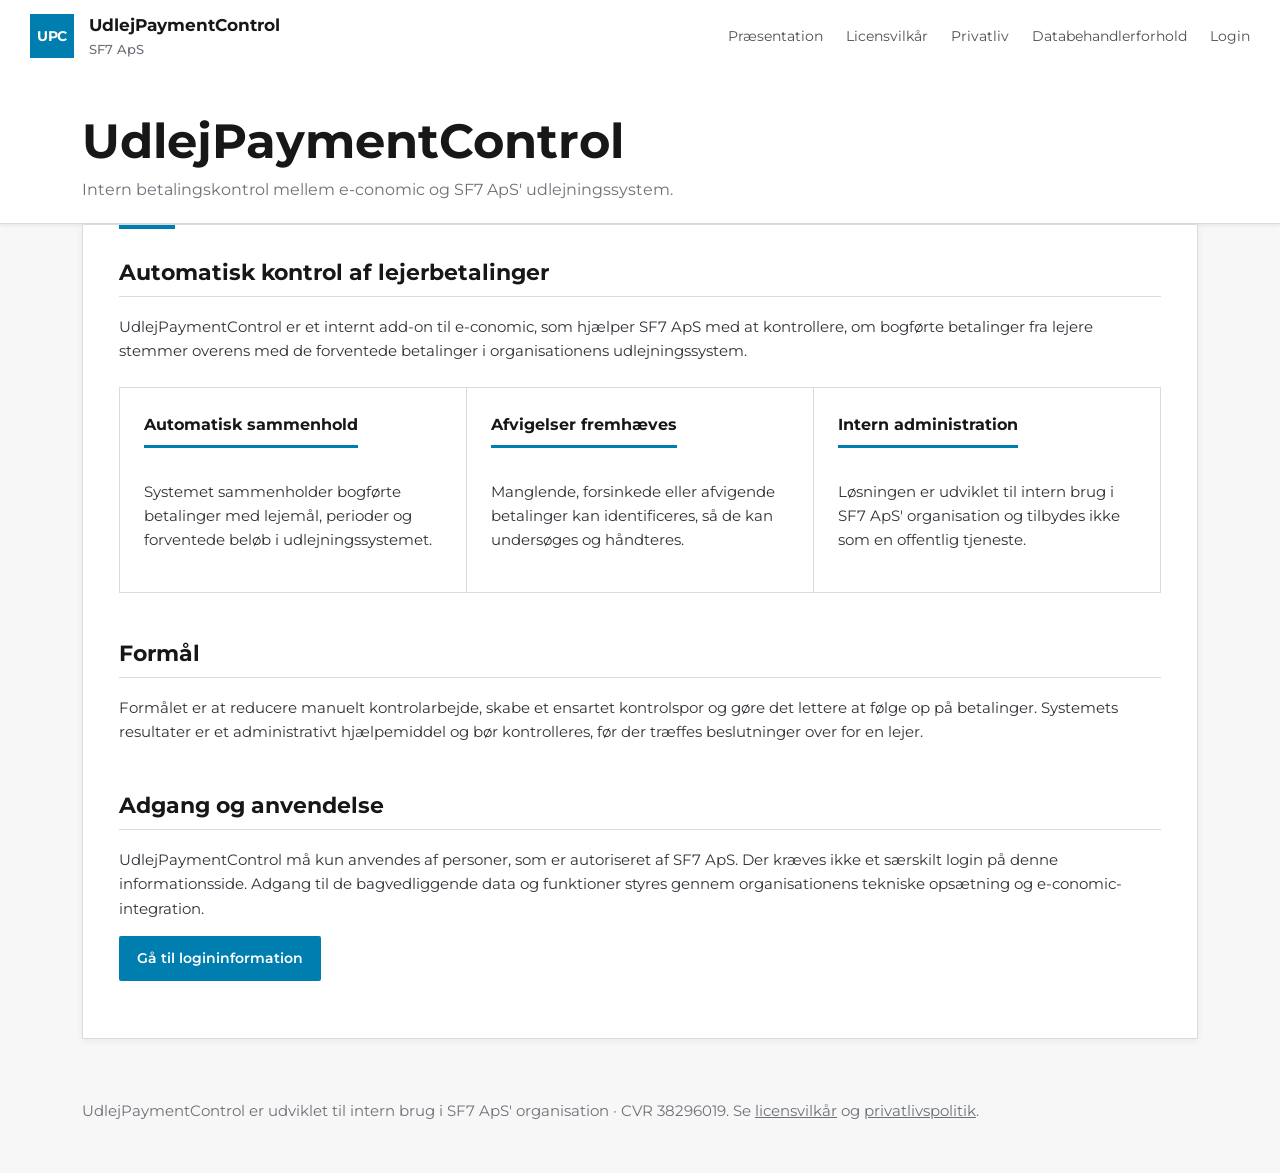
<file: index.html>
<!doctype html>
<html lang="da">
<head>
  <meta charset="utf-8">
  <meta name="viewport" content="width=device-width, initial-scale=1">
  <meta name="description" content="Præsentation af UdlejPaymentControl, et internt add-on til automatisk kontrol af lejerbetalinger.">
  <title>Præsentation – UdlejPaymentControl</title>
  <link rel="stylesheet" href="styles.css">
</head>
<body>
<header>

<div class="nav">
  <div class="brand-wrap">
    <div class="brand-mark" aria-hidden="true">UPC</div>
    <div>
      <a class="brand" href="index.html">UdlejPaymentControl</a>
      <span class="brand-sub">SF7 ApS</span>
    </div>
  </div>
  <nav class="nav-links" aria-label="Hovedmenu">
    <a href="index.html">Præsentation</a>
    <a href="slutbrugerlicens.html">Licensvilkår</a>
    <a href="privatlivspolitik.html">Privatliv</a>
    <a href="databehandlerforhold.html">Databehandlerforhold</a>
    <a href="login.html">Login</a>
  </nav>
</div>

  <div class="hero">
    <h1>UdlejPaymentControl</h1>
    <p>Intern betalingskontrol mellem e-conomic og SF7 ApS' udlejningssystem.</p>
  </div>
</header>
<main>
  <article class="card">

<h2>Automatisk kontrol af lejerbetalinger</h2>
<p>UdlejPaymentControl er et internt add-on til e-conomic, som hjælper SF7 ApS med at kontrollere, om bogførte betalinger fra lejere stemmer overens med de forventede betalinger i organisationens udlejningssystem.</p>

<div class="grid">
  <section class="feature">
    <h3>Automatisk sammenhold</h3>
    <p>Systemet sammenholder bogførte betalinger med lejemål, perioder og forventede beløb i udlejningssystemet.</p>
  </section>
  <section class="feature">
    <h3>Afvigelser fremhæves</h3>
    <p>Manglende, forsinkede eller afvigende betalinger kan identificeres, så de kan undersøges og håndteres.</p>
  </section>
  <section class="feature">
    <h3>Intern administration</h3>
    <p>Løsningen er udviklet til intern brug i SF7 ApS' organisation og tilbydes ikke som en offentlig tjeneste.</p>
  </section>
</div>

<h2>Formål</h2>
<p>Formålet er at reducere manuelt kontrolarbejde, skabe et ensartet kontrolspor og gøre det lettere at følge op på betalinger. Systemets resultater er et administrativt hjælpemiddel og bør kontrolleres, før der træffes beslutninger over for en lejer.</p>

<h2>Adgang og anvendelse</h2>
<p>UdlejPaymentControl må kun anvendes af personer, som er autoriseret af SF7 ApS. Der kræves ikke et særskilt login på denne informationsside. Adgang til de bagvedliggende data og funktioner styres gennem organisationens tekniske opsætning og e-conomic-integration.</p>

<p><a class="button" href="login.html">Gå til logininformation</a></p>

  </article>
</main>

<footer>
  <p>UdlejPaymentControl er udviklet til intern brug i SF7 ApS' organisation · CVR 38296019.
  Se <a href="slutbrugerlicens.html">licensvilkår</a> og
  <a href="privatlivspolitik.html">privatlivspolitik</a>.</p>
</footer>

</body>
</html>
</file>
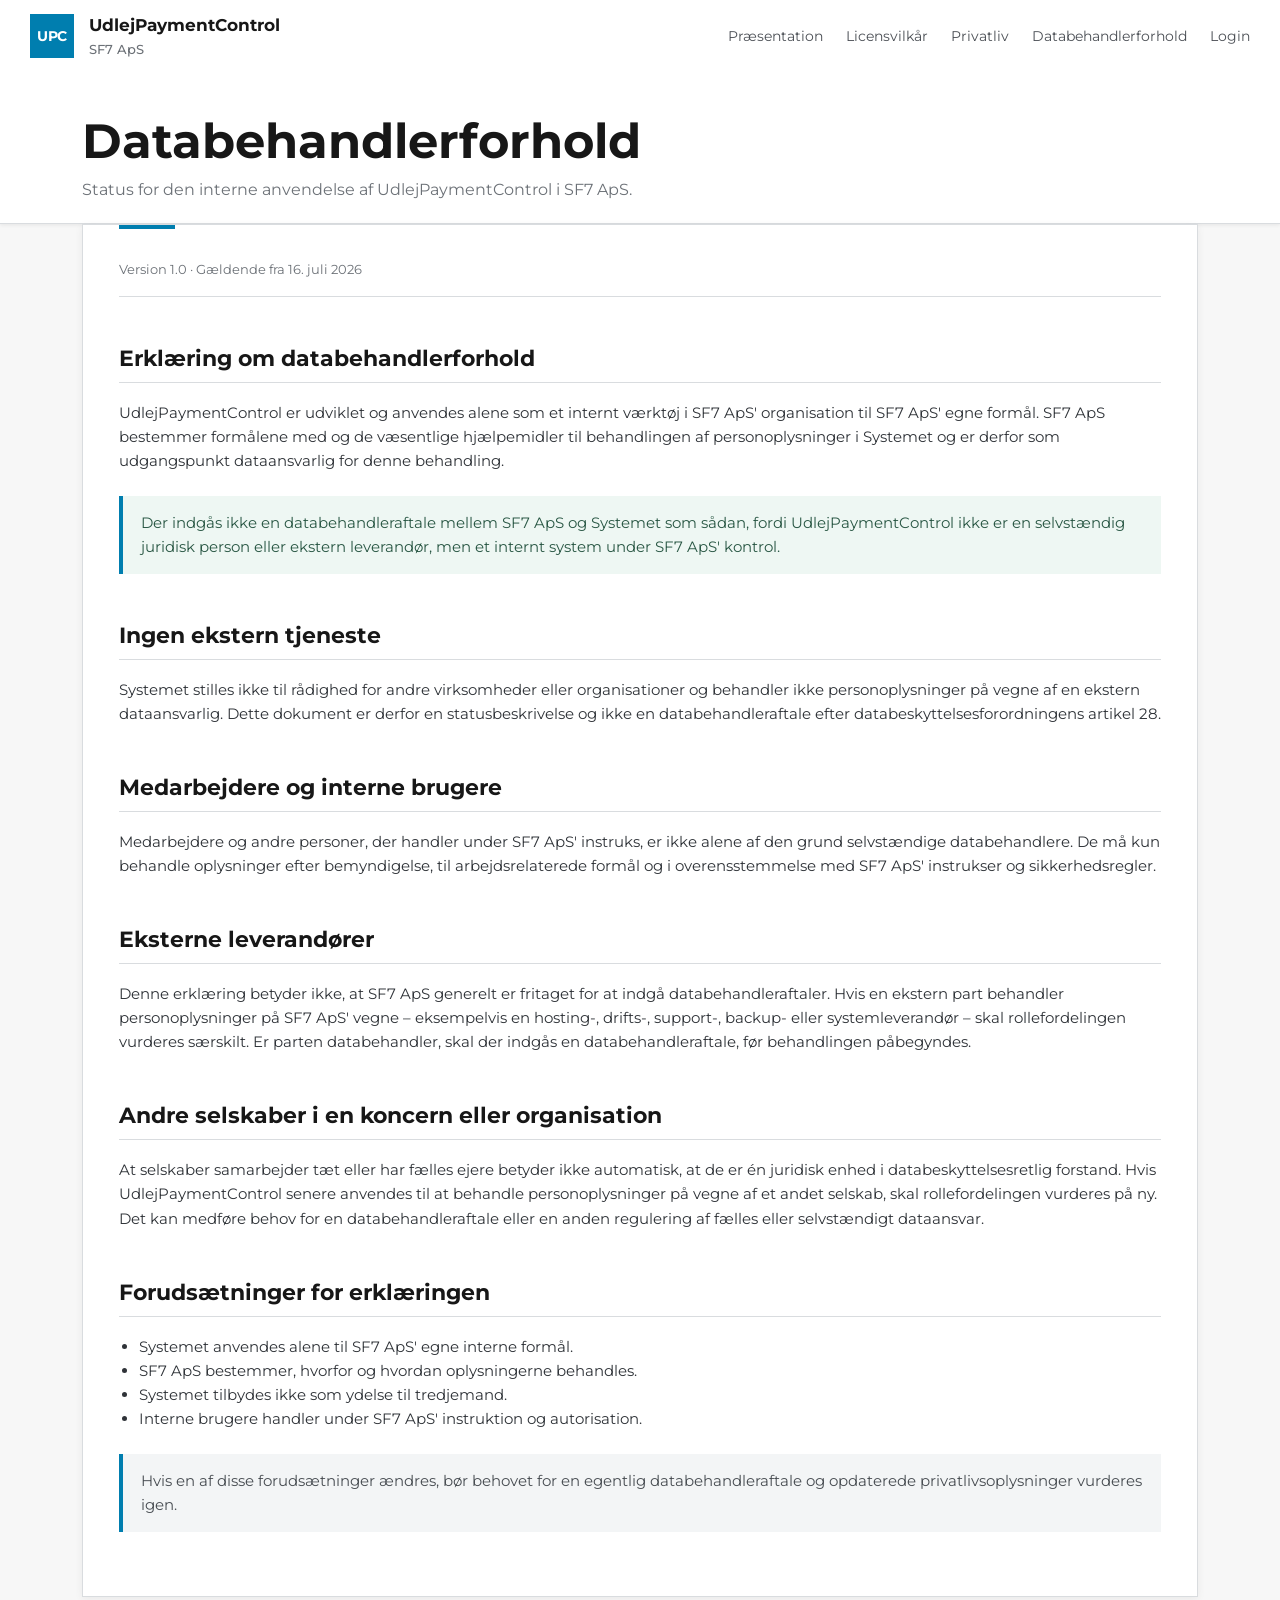
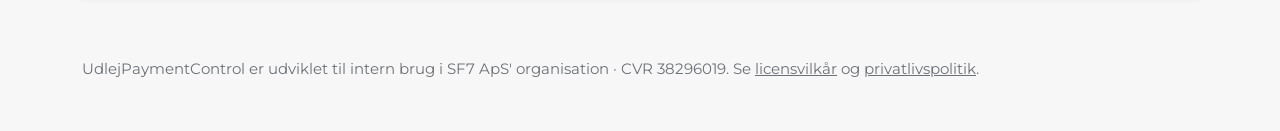
<file: databehandlerforhold.html>
<!doctype html>
<html lang="da">
<head>
  <meta charset="utf-8">
  <meta name="viewport" content="width=device-width, initial-scale=1">
  <meta name="description" content="Status for den interne anvendelse af UdlejPaymentControl i SF7 ApS.">
  <title>Databehandlerforhold – UdlejPaymentControl</title>
  <link rel="stylesheet" href="styles.css">
</head>
<body>
<header>

<div class="nav">
  <div class="brand-wrap">
    <div class="brand-mark" aria-hidden="true">UPC</div>
    <div>
      <a class="brand" href="index.html">UdlejPaymentControl</a>
      <span class="brand-sub">SF7 ApS</span>
    </div>
  </div>
  <nav class="nav-links" aria-label="Hovedmenu">
    <a href="index.html">Præsentation</a>
    <a href="slutbrugerlicens.html">Licensvilkår</a>
    <a href="privatlivspolitik.html">Privatliv</a>
    <a href="databehandlerforhold.html">Databehandlerforhold</a>
    <a href="login.html">Login</a>
  </nav>
</div>

  <div class="hero">
    <h1>Databehandlerforhold</h1>
    <p>Status for den interne anvendelse af UdlejPaymentControl i SF7 ApS.</p>
  </div>
</header>
<main>
  <article class="card">

<div class="meta">Version 1.0 · Gældende fra 16. juli 2026</div>

<h2>Erklæring om databehandlerforhold</h2>
<p>UdlejPaymentControl er udviklet og anvendes alene som et internt værktøj i SF7 ApS' organisation til SF7 ApS' egne formål. SF7 ApS bestemmer formålene med og de væsentlige hjælpemidler til behandlingen af personoplysninger i Systemet og er derfor som udgangspunkt dataansvarlig for denne behandling.</p>

<div class="success"><p>Der indgås ikke en databehandleraftale mellem SF7 ApS og Systemet som sådan, fordi UdlejPaymentControl ikke er en selvstændig juridisk person eller ekstern leverandør, men et internt system under SF7 ApS' kontrol.</p></div>

<h2>Ingen ekstern tjeneste</h2>
<p>Systemet stilles ikke til rådighed for andre virksomheder eller organisationer og behandler ikke personoplysninger på vegne af en ekstern dataansvarlig. Dette dokument er derfor en statusbeskrivelse og ikke en databehandleraftale efter databeskyttelsesforordningens artikel 28.</p>

<h2>Medarbejdere og interne brugere</h2>
<p>Medarbejdere og andre personer, der handler under SF7 ApS' instruks, er ikke alene af den grund selvstændige databehandlere. De må kun behandle oplysninger efter bemyndigelse, til arbejdsrelaterede formål og i overensstemmelse med SF7 ApS' instrukser og sikkerhedsregler.</p>

<h2>Eksterne leverandører</h2>
<p>Denne erklæring betyder ikke, at SF7 ApS generelt er fritaget for at indgå databehandleraftaler. Hvis en ekstern part behandler personoplysninger på SF7 ApS' vegne – eksempelvis en hosting-, drifts-, support-, backup- eller systemleverandør – skal rollefordelingen vurderes særskilt. Er parten databehandler, skal der indgås en databehandleraftale, før behandlingen påbegyndes.</p>

<h2>Andre selskaber i en koncern eller organisation</h2>
<p>At selskaber samarbejder tæt eller har fælles ejere betyder ikke automatisk, at de er én juridisk enhed i databeskyttelsesretlig forstand. Hvis UdlejPaymentControl senere anvendes til at behandle personoplysninger på vegne af et andet selskab, skal rollefordelingen vurderes på ny. Det kan medføre behov for en databehandleraftale eller en anden regulering af fælles eller selvstændigt dataansvar.</p>

<h2>Forudsætninger for erklæringen</h2>
<ul>
  <li>Systemet anvendes alene til SF7 ApS' egne interne formål.</li>
  <li>SF7 ApS bestemmer, hvorfor og hvordan oplysningerne behandles.</li>
  <li>Systemet tilbydes ikke som ydelse til tredjemand.</li>
  <li>Interne brugere handler under SF7 ApS' instruktion og autorisation.</li>
</ul>

<div class="notice"><p>Hvis en af disse forudsætninger ændres, bør behovet for en egentlig databehandleraftale og opdaterede privatlivsoplysninger vurderes igen.</p></div>

  </article>
</main>

<footer>
  <p>UdlejPaymentControl er udviklet til intern brug i SF7 ApS' organisation · CVR 38296019.
  Se <a href="slutbrugerlicens.html">licensvilkår</a> og
  <a href="privatlivspolitik.html">privatlivspolitik</a>.</p>
</footer>

</body>
</html>
</file>
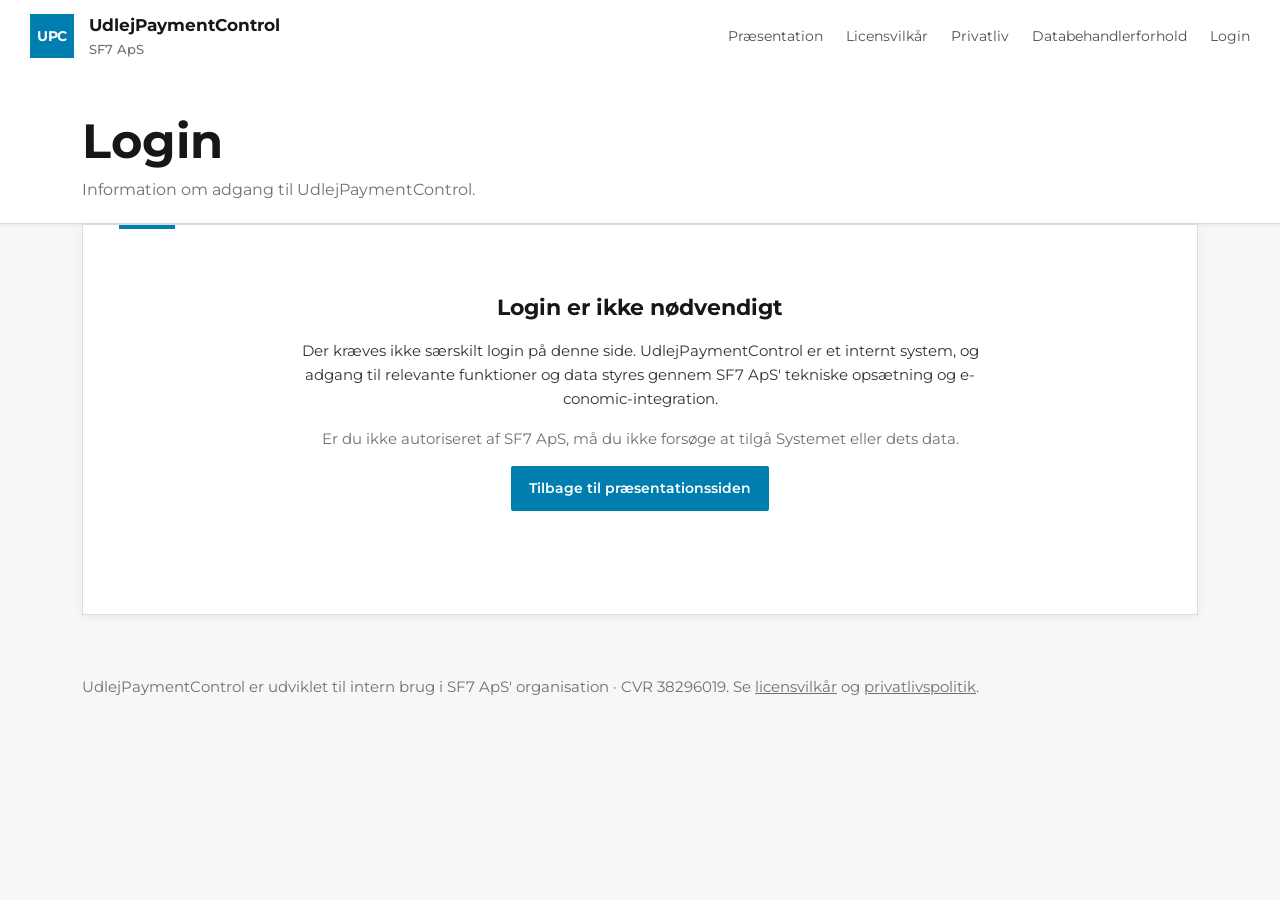
<file: login.html>
<!doctype html>
<html lang="da">
<head>
  <meta charset="utf-8">
  <meta name="viewport" content="width=device-width, initial-scale=1">
  <meta name="description" content="Information om adgang til UdlejPaymentControl.">
  <title>Login – UdlejPaymentControl</title>
  <link rel="stylesheet" href="styles.css">
</head>
<body>
<header>

<div class="nav">
  <div class="brand-wrap">
    <div class="brand-mark" aria-hidden="true">UPC</div>
    <div>
      <a class="brand" href="index.html">UdlejPaymentControl</a>
      <span class="brand-sub">SF7 ApS</span>
    </div>
  </div>
  <nav class="nav-links" aria-label="Hovedmenu">
    <a href="index.html">Præsentation</a>
    <a href="slutbrugerlicens.html">Licensvilkår</a>
    <a href="privatlivspolitik.html">Privatliv</a>
    <a href="databehandlerforhold.html">Databehandlerforhold</a>
    <a href="login.html">Login</a>
  </nav>
</div>

  <div class="hero">
    <h1>Login</h1>
    <p>Information om adgang til UdlejPaymentControl.</p>
  </div>
</header>
<main>
  <article class="card">

<div class="center-card">
  <h2>Login er ikke nødvendigt</h2>
  <p>Der kræves ikke særskilt login på denne side. UdlejPaymentControl er et internt system, og adgang til relevante funktioner og data styres gennem SF7 ApS' tekniske opsætning og e-conomic-integration.</p>
  <p class="muted">Er du ikke autoriseret af SF7 ApS, må du ikke forsøge at tilgå Systemet eller dets data.</p>
  <p><a class="button" href="index.html">Tilbage til præsentationssiden</a></p>
</div>

  </article>
</main>

<footer>
  <p>UdlejPaymentControl er udviklet til intern brug i SF7 ApS' organisation · CVR 38296019.
  Se <a href="slutbrugerlicens.html">licensvilkår</a> og
  <a href="privatlivspolitik.html">privatlivspolitik</a>.</p>
</footer>

</body>
</html>
</file>
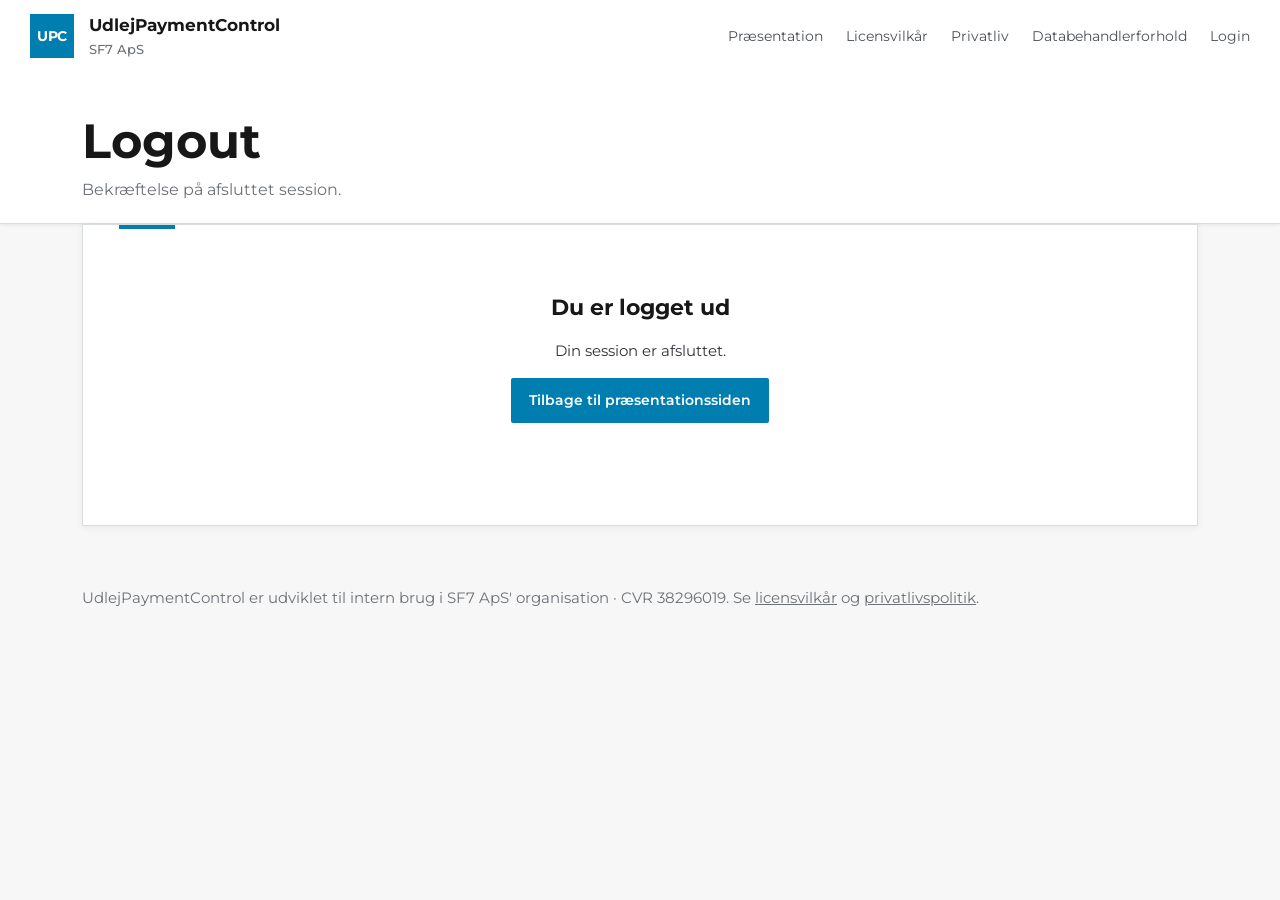
<file: logout.html>
<!doctype html>
<html lang="da">
<head>
  <meta charset="utf-8">
  <meta name="viewport" content="width=device-width, initial-scale=1">
  <meta name="description" content="Bekræftelse på afsluttet session.">
  <title>Logout – UdlejPaymentControl</title>
  <link rel="stylesheet" href="styles.css">
</head>
<body>
<header>

<div class="nav">
  <div class="brand-wrap">
    <div class="brand-mark" aria-hidden="true">UPC</div>
    <div>
      <a class="brand" href="index.html">UdlejPaymentControl</a>
      <span class="brand-sub">SF7 ApS</span>
    </div>
  </div>
  <nav class="nav-links" aria-label="Hovedmenu">
    <a href="index.html">Præsentation</a>
    <a href="slutbrugerlicens.html">Licensvilkår</a>
    <a href="privatlivspolitik.html">Privatliv</a>
    <a href="databehandlerforhold.html">Databehandlerforhold</a>
    <a href="login.html">Login</a>
  </nav>
</div>

  <div class="hero">
    <h1>Logout</h1>
    <p>Bekræftelse på afsluttet session.</p>
  </div>
</header>
<main>
  <article class="card">

<div class="center-card">
  <h2>Du er logget ud</h2>
  <p>Din session er afsluttet.</p>
  <p><a class="button" href="index.html">Tilbage til præsentationssiden</a></p>
</div>

  </article>
</main>

<footer>
  <p>UdlejPaymentControl er udviklet til intern brug i SF7 ApS' organisation · CVR 38296019.
  Se <a href="slutbrugerlicens.html">licensvilkår</a> og
  <a href="privatlivspolitik.html">privatlivspolitik</a>.</p>
</footer>

</body>
</html>
</file>
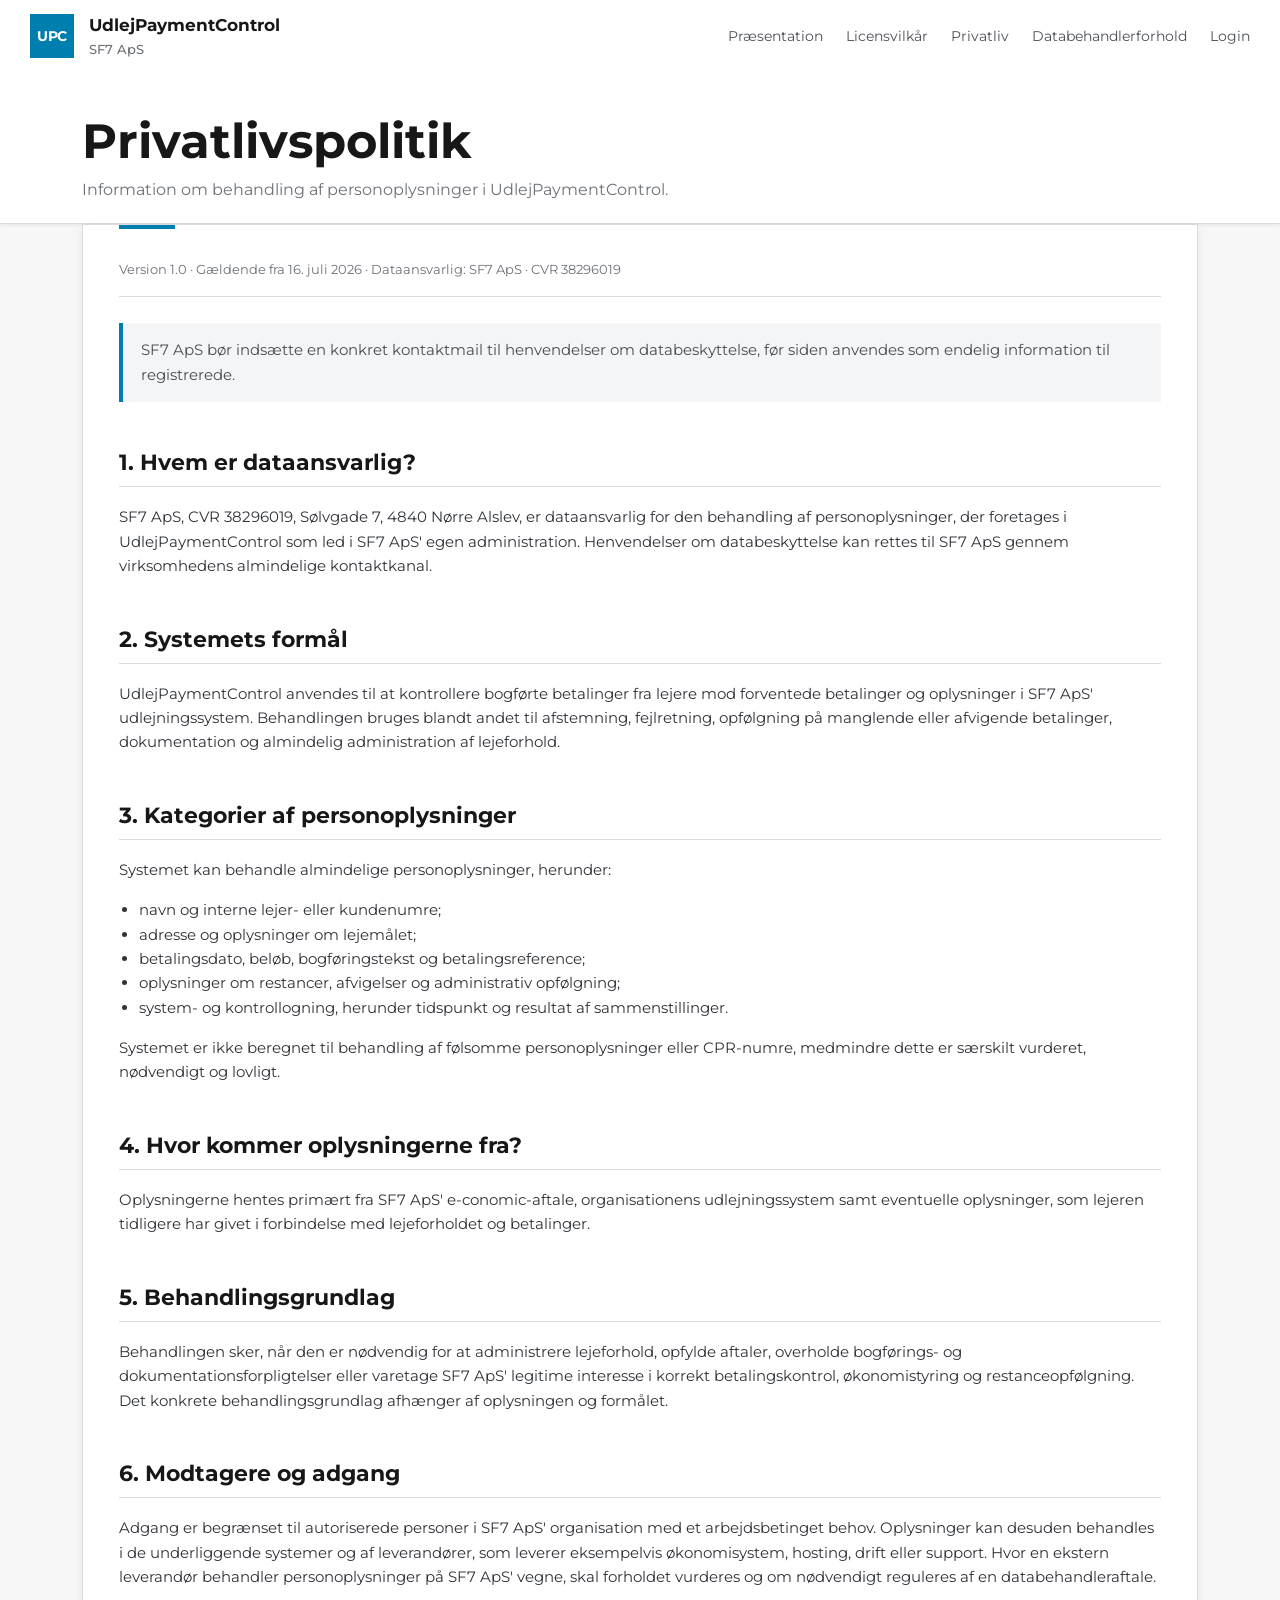
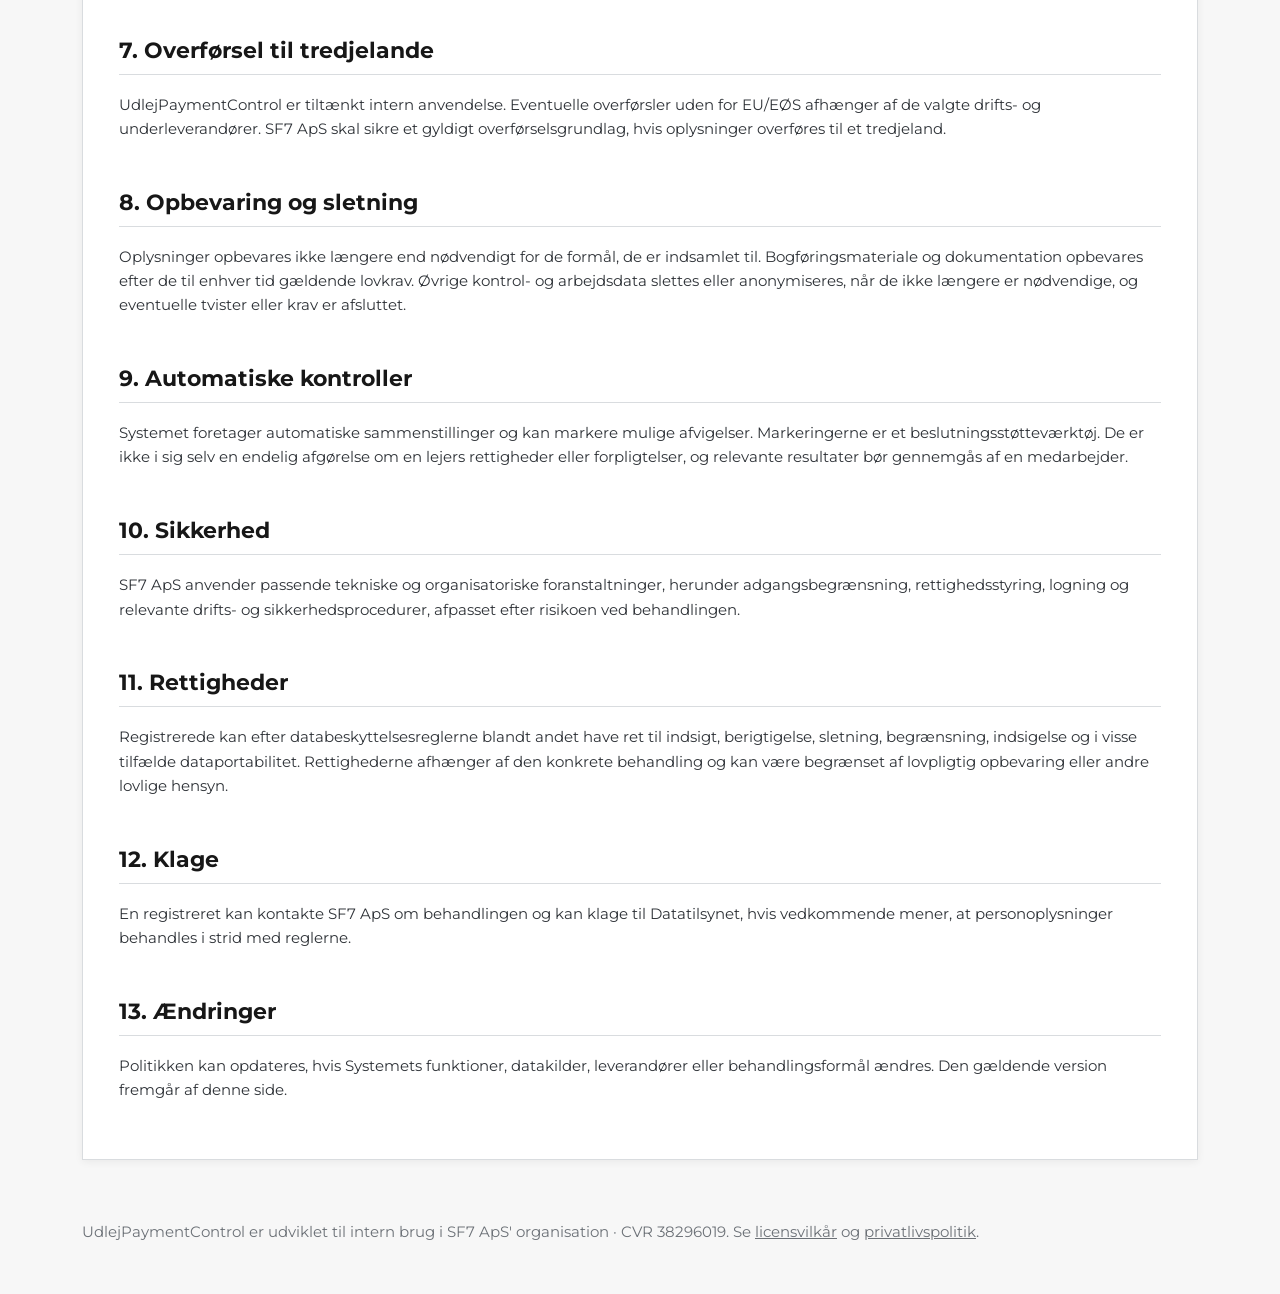
<file: privatlivspolitik.html>
<!doctype html>
<html lang="da">
<head>
  <meta charset="utf-8">
  <meta name="viewport" content="width=device-width, initial-scale=1">
  <meta name="description" content="Information om behandling af personoplysninger i UdlejPaymentControl.">
  <title>Privatlivspolitik – UdlejPaymentControl</title>
  <link rel="stylesheet" href="styles.css">
</head>
<body>
<header>

<div class="nav">
  <div class="brand-wrap">
    <div class="brand-mark" aria-hidden="true">UPC</div>
    <div>
      <a class="brand" href="index.html">UdlejPaymentControl</a>
      <span class="brand-sub">SF7 ApS</span>
    </div>
  </div>
  <nav class="nav-links" aria-label="Hovedmenu">
    <a href="index.html">Præsentation</a>
    <a href="slutbrugerlicens.html">Licensvilkår</a>
    <a href="privatlivspolitik.html">Privatliv</a>
    <a href="databehandlerforhold.html">Databehandlerforhold</a>
    <a href="login.html">Login</a>
  </nav>
</div>

  <div class="hero">
    <h1>Privatlivspolitik</h1>
    <p>Information om behandling af personoplysninger i UdlejPaymentControl.</p>
  </div>
</header>
<main>
  <article class="card">

<div class="meta">Version 1.0 · Gældende fra 16. juli 2026 · Dataansvarlig: SF7 ApS · CVR 38296019</div>

<div class="notice"><p>SF7 ApS bør indsætte en konkret kontaktmail til henvendelser om databeskyttelse, før siden anvendes som endelig information til registrerede.</p></div>

<h2>1. Hvem er dataansvarlig?</h2>
<p>SF7 ApS, CVR 38296019, Sølvgade 7, 4840 Nørre Alslev, er dataansvarlig for den behandling af personoplysninger, der foretages i UdlejPaymentControl som led i SF7 ApS' egen administration. Henvendelser om databeskyttelse kan rettes til SF7 ApS gennem virksomhedens almindelige kontaktkanal.</p>

<h2>2. Systemets formål</h2>
<p>UdlejPaymentControl anvendes til at kontrollere bogførte betalinger fra lejere mod forventede betalinger og oplysninger i SF7 ApS' udlejningssystem. Behandlingen bruges blandt andet til afstemning, fejlretning, opfølgning på manglende eller afvigende betalinger, dokumentation og almindelig administration af lejeforhold.</p>

<h2>3. Kategorier af personoplysninger</h2>
<p>Systemet kan behandle almindelige personoplysninger, herunder:</p>
<ul>
  <li>navn og interne lejer- eller kundenumre;</li>
  <li>adresse og oplysninger om lejemålet;</li>
  <li>betalingsdato, beløb, bogføringstekst og betalingsreference;</li>
  <li>oplysninger om restancer, afvigelser og administrativ opfølgning;</li>
  <li>system- og kontrollogning, herunder tidspunkt og resultat af sammenstillinger.</li>
</ul>
<p>Systemet er ikke beregnet til behandling af følsomme personoplysninger eller CPR-numre, medmindre dette er særskilt vurderet, nødvendigt og lovligt.</p>

<h2>4. Hvor kommer oplysningerne fra?</h2>
<p>Oplysningerne hentes primært fra SF7 ApS' e-conomic-aftale, organisationens udlejningssystem samt eventuelle oplysninger, som lejeren tidligere har givet i forbindelse med lejeforholdet og betalinger.</p>

<h2>5. Behandlingsgrundlag</h2>
<p>Behandlingen sker, når den er nødvendig for at administrere lejeforhold, opfylde aftaler, overholde bogførings- og dokumentationsforpligtelser eller varetage SF7 ApS' legitime interesse i korrekt betalingskontrol, økonomistyring og restanceopfølgning. Det konkrete behandlingsgrundlag afhænger af oplysningen og formålet.</p>

<h2>6. Modtagere og adgang</h2>
<p>Adgang er begrænset til autoriserede personer i SF7 ApS' organisation med et arbejdsbetinget behov. Oplysninger kan desuden behandles i de underliggende systemer og af leverandører, som leverer eksempelvis økonomisystem, hosting, drift eller support. Hvor en ekstern leverandør behandler personoplysninger på SF7 ApS' vegne, skal forholdet vurderes og om nødvendigt reguleres af en databehandleraftale.</p>

<h2>7. Overførsel til tredjelande</h2>
<p>UdlejPaymentControl er tiltænkt intern anvendelse. Eventuelle overførsler uden for EU/EØS afhænger af de valgte drifts- og underleverandører. SF7 ApS skal sikre et gyldigt overførselsgrundlag, hvis oplysninger overføres til et tredjeland.</p>

<h2>8. Opbevaring og sletning</h2>
<p>Oplysninger opbevares ikke længere end nødvendigt for de formål, de er indsamlet til. Bogføringsmateriale og dokumentation opbevares efter de til enhver tid gældende lovkrav. Øvrige kontrol- og arbejdsdata slettes eller anonymiseres, når de ikke længere er nødvendige, og eventuelle tvister eller krav er afsluttet.</p>

<h2>9. Automatiske kontroller</h2>
<p>Systemet foretager automatiske sammenstillinger og kan markere mulige afvigelser. Markeringerne er et beslutningsstøtteværktøj. De er ikke i sig selv en endelig afgørelse om en lejers rettigheder eller forpligtelser, og relevante resultater bør gennemgås af en medarbejder.</p>

<h2>10. Sikkerhed</h2>
<p>SF7 ApS anvender passende tekniske og organisatoriske foranstaltninger, herunder adgangsbegrænsning, rettighedsstyring, logning og relevante drifts- og sikkerhedsprocedurer, afpasset efter risikoen ved behandlingen.</p>

<h2>11. Rettigheder</h2>
<p>Registrerede kan efter databeskyttelsesreglerne blandt andet have ret til indsigt, berigtigelse, sletning, begrænsning, indsigelse og i visse tilfælde dataportabilitet. Rettighederne afhænger af den konkrete behandling og kan være begrænset af lovpligtig opbevaring eller andre lovlige hensyn.</p>

<h2>12. Klage</h2>
<p>En registreret kan kontakte SF7 ApS om behandlingen og kan klage til Datatilsynet, hvis vedkommende mener, at personoplysninger behandles i strid med reglerne.</p>

<h2>13. Ændringer</h2>
<p>Politikken kan opdateres, hvis Systemets funktioner, datakilder, leverandører eller behandlingsformål ændres. Den gældende version fremgår af denne side.</p>

  </article>
</main>

<footer>
  <p>UdlejPaymentControl er udviklet til intern brug i SF7 ApS' organisation · CVR 38296019.
  Se <a href="slutbrugerlicens.html">licensvilkår</a> og
  <a href="privatlivspolitik.html">privatlivspolitik</a>.</p>
</footer>

</body>
</html>
</file>
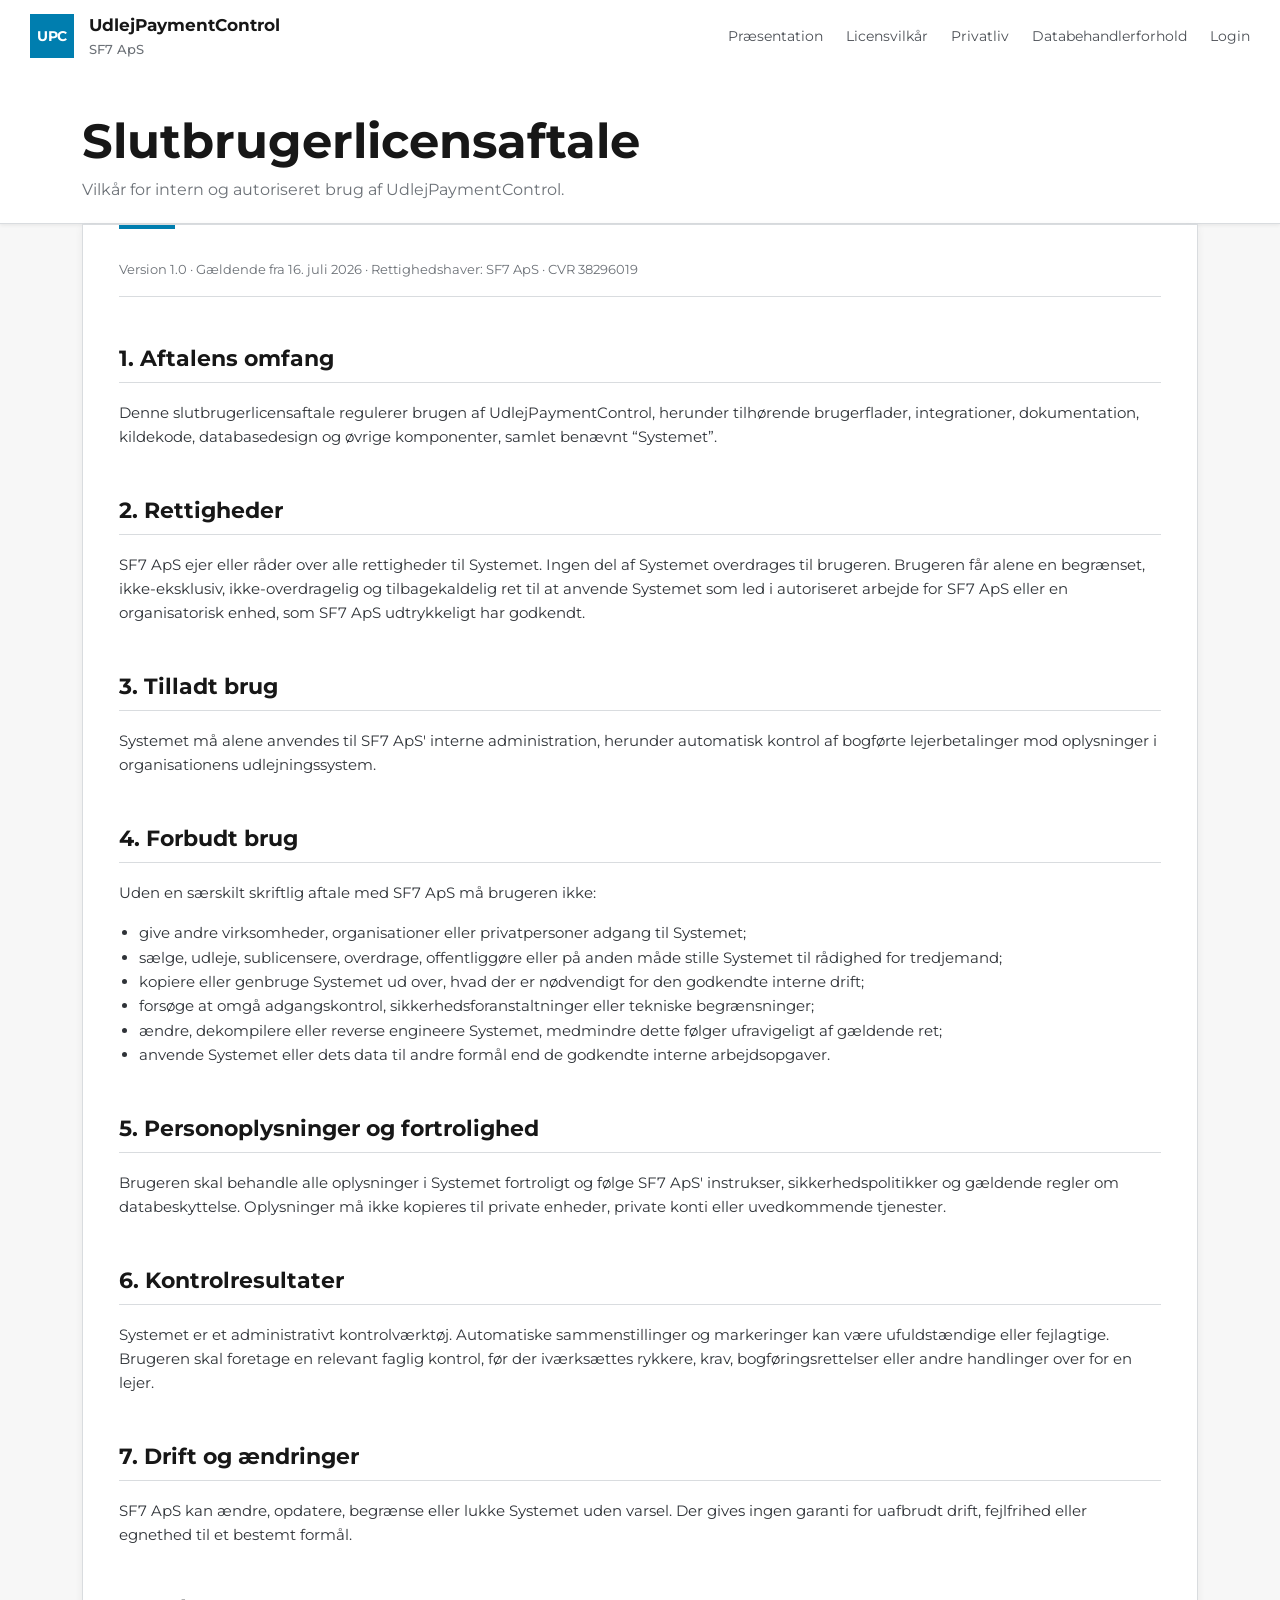
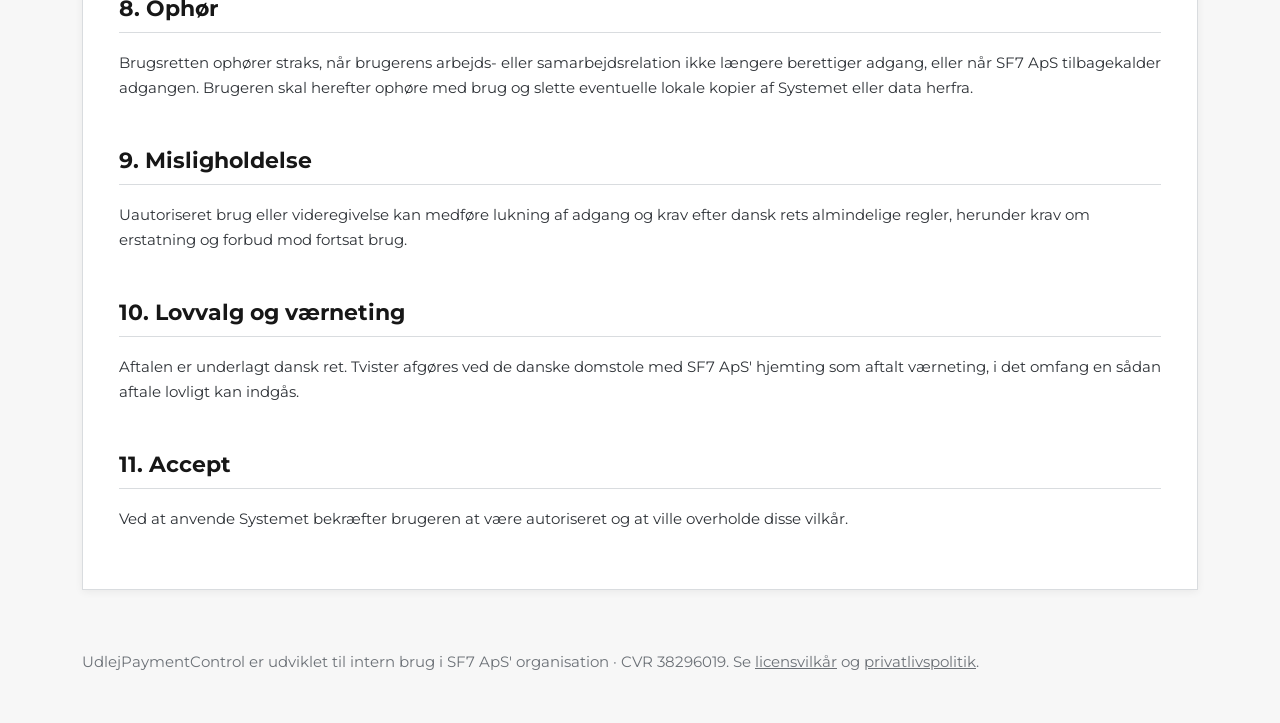
<file: slutbrugerlicens.html>
<!doctype html>
<html lang="da">
<head>
  <meta charset="utf-8">
  <meta name="viewport" content="width=device-width, initial-scale=1">
  <meta name="description" content="Vilkår for intern og autoriseret brug af UdlejPaymentControl.">
  <title>Slutbrugerlicensaftale – UdlejPaymentControl</title>
  <link rel="stylesheet" href="styles.css">
</head>
<body>
<header>

<div class="nav">
  <div class="brand-wrap">
    <div class="brand-mark" aria-hidden="true">UPC</div>
    <div>
      <a class="brand" href="index.html">UdlejPaymentControl</a>
      <span class="brand-sub">SF7 ApS</span>
    </div>
  </div>
  <nav class="nav-links" aria-label="Hovedmenu">
    <a href="index.html">Præsentation</a>
    <a href="slutbrugerlicens.html">Licensvilkår</a>
    <a href="privatlivspolitik.html">Privatliv</a>
    <a href="databehandlerforhold.html">Databehandlerforhold</a>
    <a href="login.html">Login</a>
  </nav>
</div>

  <div class="hero">
    <h1>Slutbrugerlicensaftale</h1>
    <p>Vilkår for intern og autoriseret brug af UdlejPaymentControl.</p>
  </div>
</header>
<main>
  <article class="card">

<div class="meta">Version 1.0 · Gældende fra 16. juli 2026 · Rettighedshaver: SF7 ApS · CVR 38296019</div>

<h2>1. Aftalens omfang</h2>
<p>Denne slutbrugerlicensaftale regulerer brugen af UdlejPaymentControl, herunder tilhørende brugerflader, integrationer, dokumentation, kildekode, databasedesign og øvrige komponenter, samlet benævnt “Systemet”.</p>

<h2>2. Rettigheder</h2>
<p>SF7 ApS ejer eller råder over alle rettigheder til Systemet. Ingen del af Systemet overdrages til brugeren. Brugeren får alene en begrænset, ikke-eksklusiv, ikke-overdragelig og tilbagekaldelig ret til at anvende Systemet som led i autoriseret arbejde for SF7 ApS eller en organisatorisk enhed, som SF7 ApS udtrykkeligt har godkendt.</p>

<h2>3. Tilladt brug</h2>
<p>Systemet må alene anvendes til SF7 ApS' interne administration, herunder automatisk kontrol af bogførte lejerbetalinger mod oplysninger i organisationens udlejningssystem.</p>

<h2>4. Forbudt brug</h2>
<p>Uden en særskilt skriftlig aftale med SF7 ApS må brugeren ikke:</p>
<ul>
  <li>give andre virksomheder, organisationer eller privatpersoner adgang til Systemet;</li>
  <li>sælge, udleje, sublicensere, overdrage, offentliggøre eller på anden måde stille Systemet til rådighed for tredjemand;</li>
  <li>kopiere eller genbruge Systemet ud over, hvad der er nødvendigt for den godkendte interne drift;</li>
  <li>forsøge at omgå adgangskontrol, sikkerhedsforanstaltninger eller tekniske begrænsninger;</li>
  <li>ændre, dekompilere eller reverse engineere Systemet, medmindre dette følger ufravigeligt af gældende ret;</li>
  <li>anvende Systemet eller dets data til andre formål end de godkendte interne arbejdsopgaver.</li>
</ul>

<h2>5. Personoplysninger og fortrolighed</h2>
<p>Brugeren skal behandle alle oplysninger i Systemet fortroligt og følge SF7 ApS' instrukser, sikkerhedspolitikker og gældende regler om databeskyttelse. Oplysninger må ikke kopieres til private enheder, private konti eller uvedkommende tjenester.</p>

<h2>6. Kontrolresultater</h2>
<p>Systemet er et administrativt kontrolværktøj. Automatiske sammenstillinger og markeringer kan være ufuldstændige eller fejlagtige. Brugeren skal foretage en relevant faglig kontrol, før der iværksættes rykkere, krav, bogføringsrettelser eller andre handlinger over for en lejer.</p>

<h2>7. Drift og ændringer</h2>
<p>SF7 ApS kan ændre, opdatere, begrænse eller lukke Systemet uden varsel. Der gives ingen garanti for uafbrudt drift, fejlfrihed eller egnethed til et bestemt formål.</p>

<h2>8. Ophør</h2>
<p>Brugsretten ophører straks, når brugerens arbejds- eller samarbejdsrelation ikke længere berettiger adgang, eller når SF7 ApS tilbagekalder adgangen. Brugeren skal herefter ophøre med brug og slette eventuelle lokale kopier af Systemet eller data herfra.</p>

<h2>9. Misligholdelse</h2>
<p>Uautoriseret brug eller videregivelse kan medføre lukning af adgang og krav efter dansk rets almindelige regler, herunder krav om erstatning og forbud mod fortsat brug.</p>

<h2>10. Lovvalg og værneting</h2>
<p>Aftalen er underlagt dansk ret. Tvister afgøres ved de danske domstole med SF7 ApS' hjemting som aftalt værneting, i det omfang en sådan aftale lovligt kan indgås.</p>

<h2>11. Accept</h2>
<p>Ved at anvende Systemet bekræfter brugeren at være autoriseret og at ville overholde disse vilkår.</p>

  </article>
</main>

<footer>
  <p>UdlejPaymentControl er udviklet til intern brug i SF7 ApS' organisation · CVR 38296019.
  Se <a href="slutbrugerlicens.html">licensvilkår</a> og
  <a href="privatlivspolitik.html">privatlivspolitik</a>.</p>
</footer>

</body>
</html>
</file>
<file: styles.css>
@import url('https://fonts.googleapis.com/css2?family=Montserrat:wght@400;500;600;700&display=swap');

/*
  Montserrat indlæses fra Google Fonts og er ikke inkluderet som lokal fontfil
  i denne pakke. Det undgår videredistribution af fontfiler.
*/

:root {
  --blue: #007eaf;
  --blue-dark: #00658f;
  --blue-soft: #edf7fb;
  --ink: #171717;
  --text: #2f3338;
  --muted: #6c7177;
  --line: #d9dcdf;
  --line-soft: #eceeef;
  --canvas: #f7f7f7;
  --surface: #ffffff;
  --notice: #f3f5f6;
  --success: #eef7f3;
}

* { box-sizing: border-box; }

html { scroll-behavior: smooth; }

body {
  margin: 0;
  background: var(--canvas);
  color: var(--text);
  font-family: "Montserrat", Arial, sans-serif;
  line-height: 1.6;
}

a { color: var(--blue); }

header {
  background: var(--surface);
  border-bottom: 1px solid var(--line);
  box-shadow: 0 1px 4px rgba(0,0,0,.08);
}

.nav {
  min-height: 72px;
  padding: 0 30px;
  display: flex;
  align-items: center;
  justify-content: space-between;
  gap: 24px;
}

.brand-wrap {
  display: flex;
  align-items: center;
  gap: 15px;
}

.brand-mark {
  width: 44px;
  height: 44px;
  background: var(--blue);
  color: white;
  display: grid;
  place-items: center;
  font-weight: 700;
  font-size: 14px;
  letter-spacing: -.4px;
}

.brand {
  color: var(--ink);
  text-decoration: none;
  font-weight: 700;
  font-size: 1.05rem;
}

.brand-sub {
  display: block;
  color: var(--muted);
  font-size: .8rem;
  font-weight: 500;
  margin-top: 1px;
}

.nav-links {
  display: flex;
  align-items: center;
  flex-wrap: wrap;
  gap: 23px;
  font-size: .88rem;
}

.nav-links a {
  color: #4c5056;
  text-decoration: none;
  padding: 24px 0 20px;
  border-bottom: 3px solid transparent;
}

.nav-links a:hover,
.nav-links a:focus {
  color: var(--ink);
  border-bottom-color: var(--blue);
}

.hero {
  max-width: 1180px;
  margin: 0 auto;
  padding: 42px 32px 20px;
}

.hero h1 {
  margin: 0 0 8px;
  color: var(--ink);
  font-size: clamp(2rem, 4vw, 3rem);
  line-height: 1.15;
  font-weight: 700;
}

.hero p {
  margin: 0;
  color: var(--muted);
  max-width: 850px;
  font-size: 1rem;
}

main {
  max-width: 1180px;
  margin: 0 auto 60px;
  padding: 0 32px;
}

.card {
  background: var(--surface);
  border: 1px solid var(--line);
  box-shadow: 0 2px 8px rgba(0,0,0,.06);
  padding: 34px 36px 42px;
}

.card::before {
  content: "";
  display: block;
  width: 56px;
  height: 4px;
  background: var(--blue);
  margin: -34px 0 30px;
}

h2, h3 {
  color: var(--ink);
  line-height: 1.25;
}

h2 {
  font-size: 1.35rem;
  margin-top: 2.2em;
  border-bottom: 1px solid var(--line);
  padding-bottom: 10px;
}

h2:first-child { margin-top: 0; }

h3 {
  font-size: 1rem;
  margin-top: 0;
}

p, li { font-size: .95rem; }

.meta {
  color: var(--muted);
  font-size: .84rem;
  border-bottom: 1px solid var(--line);
  padding-bottom: 16px;
  margin-bottom: 26px;
}

.grid {
  display: grid;
  grid-template-columns: repeat(3, 1fr);
  gap: 1px;
  background: var(--line);
  border: 1px solid var(--line);
  margin: 24px 0 34px;
}

.feature {
  background: var(--surface);
  padding: 24px;
  min-height: 150px;
}

.feature h3 {
  padding-bottom: 10px;
  border-bottom: 3px solid var(--blue);
  display: inline-block;
}

.notice, .success {
  border-left: 4px solid var(--blue);
  padding: 15px 18px;
  margin: 22px 0;
}

.notice {
  background: var(--notice);
  color: #484d52;
}

.success {
  background: var(--success);
  color: #295744;
}

.notice p, .success p { margin: 0; color: inherit; }

.button {
  display: inline-block;
  background: var(--blue);
  color: white;
  text-decoration: none;
  padding: 11px 18px;
  font-weight: 600;
  font-size: .9rem;
  border-radius: 2px;
}

.button:hover { background: var(--blue-dark); }

.center-card {
  max-width: 700px;
  margin: 10px auto;
  text-align: center;
  padding: 35px 0;
}

.center-card h2 {
  border: 0;
  padding: 0;
}

.muted { color: var(--muted); }

table {
  width: 100%;
  border-collapse: collapse;
  margin: 20px 0;
}

th, td {
  padding: 12px 10px;
  border-bottom: 1px solid var(--line);
  text-align: left;
  vertical-align: top;
}

th {
  font-size: .82rem;
  color: #4f545a;
  font-weight: 600;
  background: #fafafa;
}

footer {
  max-width: 1180px;
  margin: 0 auto;
  padding: 0 32px 34px;
  color: var(--muted);
  font-size: .8rem;
}

footer a { color: inherit; }

ul { padding-left: 1.25rem; }

@media (max-width: 900px) {
  .nav {
    align-items: flex-start;
    flex-direction: column;
    padding: 16px 22px 0;
  }
  .nav-links { gap: 16px; }
  .nav-links a { padding: 9px 0 13px; }
  .grid { grid-template-columns: 1fr; }
}

@media (max-width: 620px) {
  .hero, main, footer { padding-left: 18px; padding-right: 18px; }
  .card { padding: 26px 22px 34px; }
  .card::before { margin-top: -26px; }
}

@media print {
  body { background: white; }
  header, .nav-links, footer, .button { display: none; }
  main { padding: 0; }
  .card { border: 0; box-shadow: none; }
}
</file>
